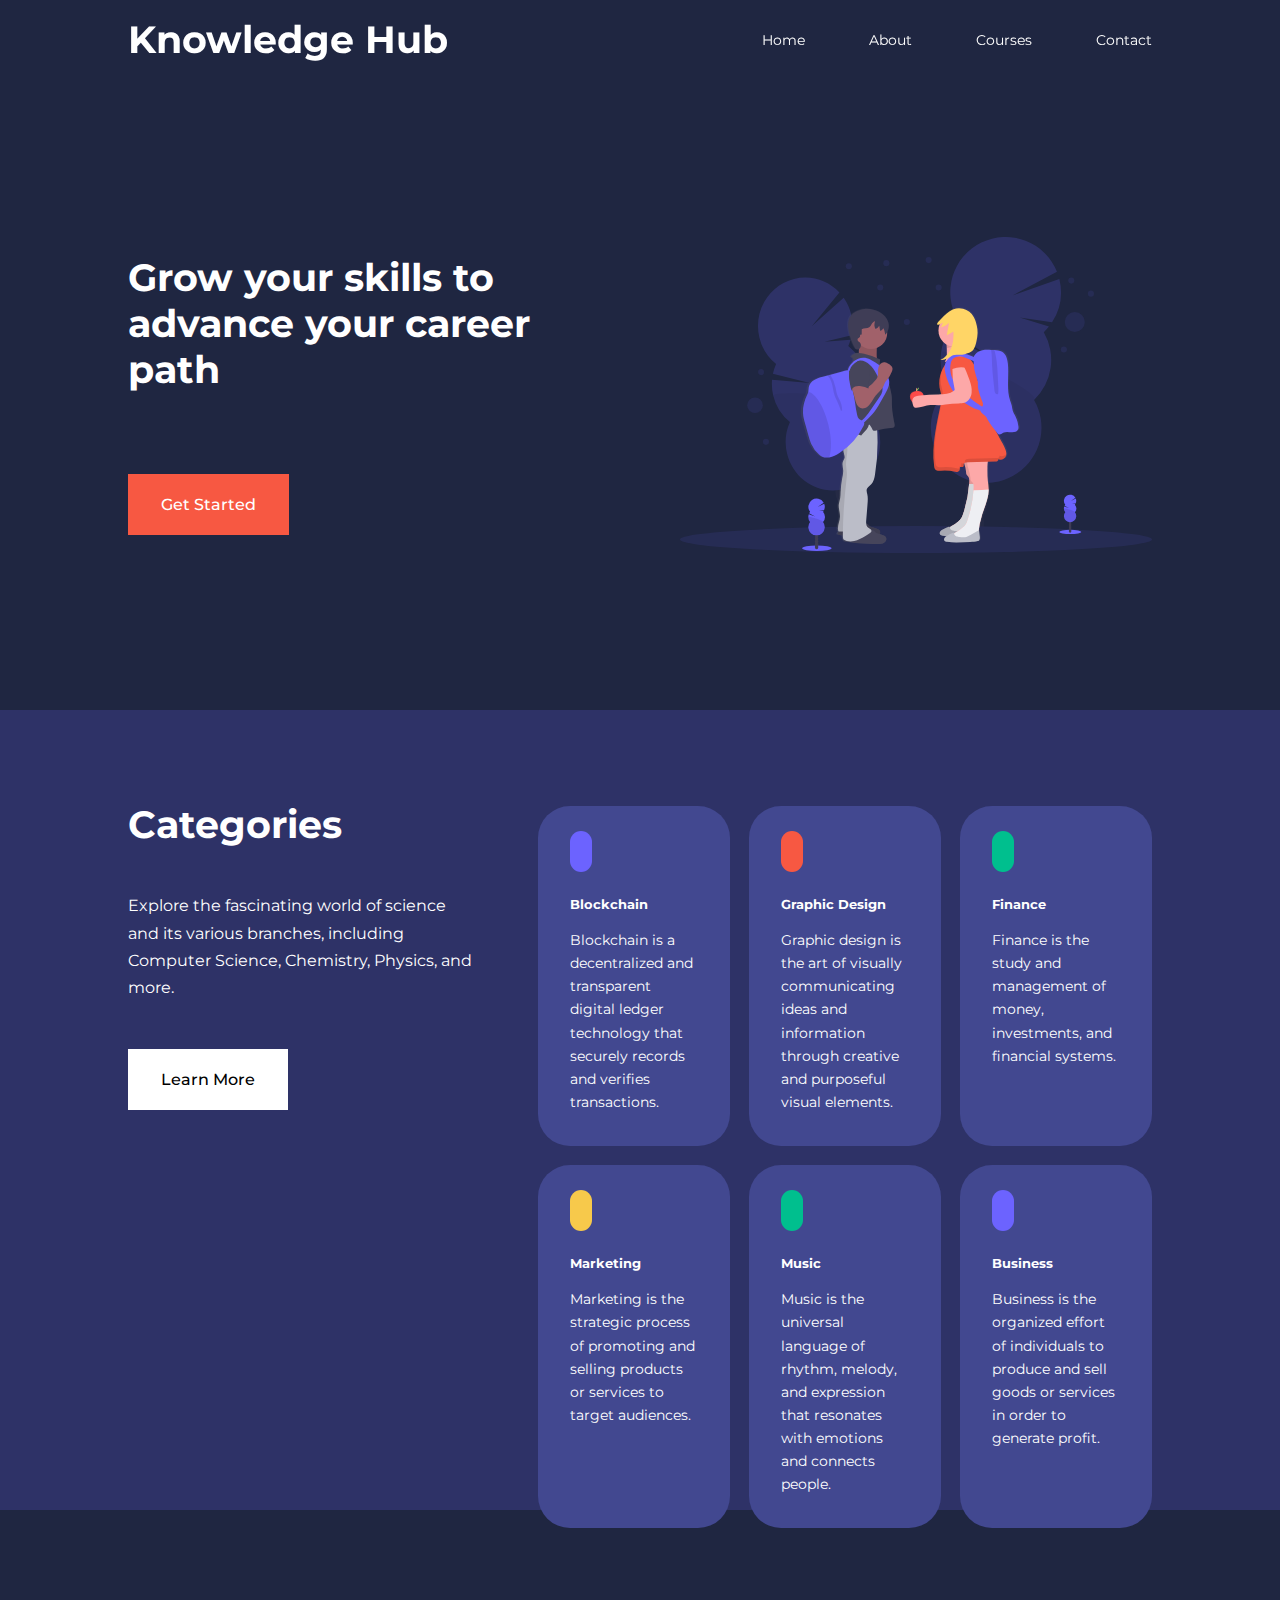
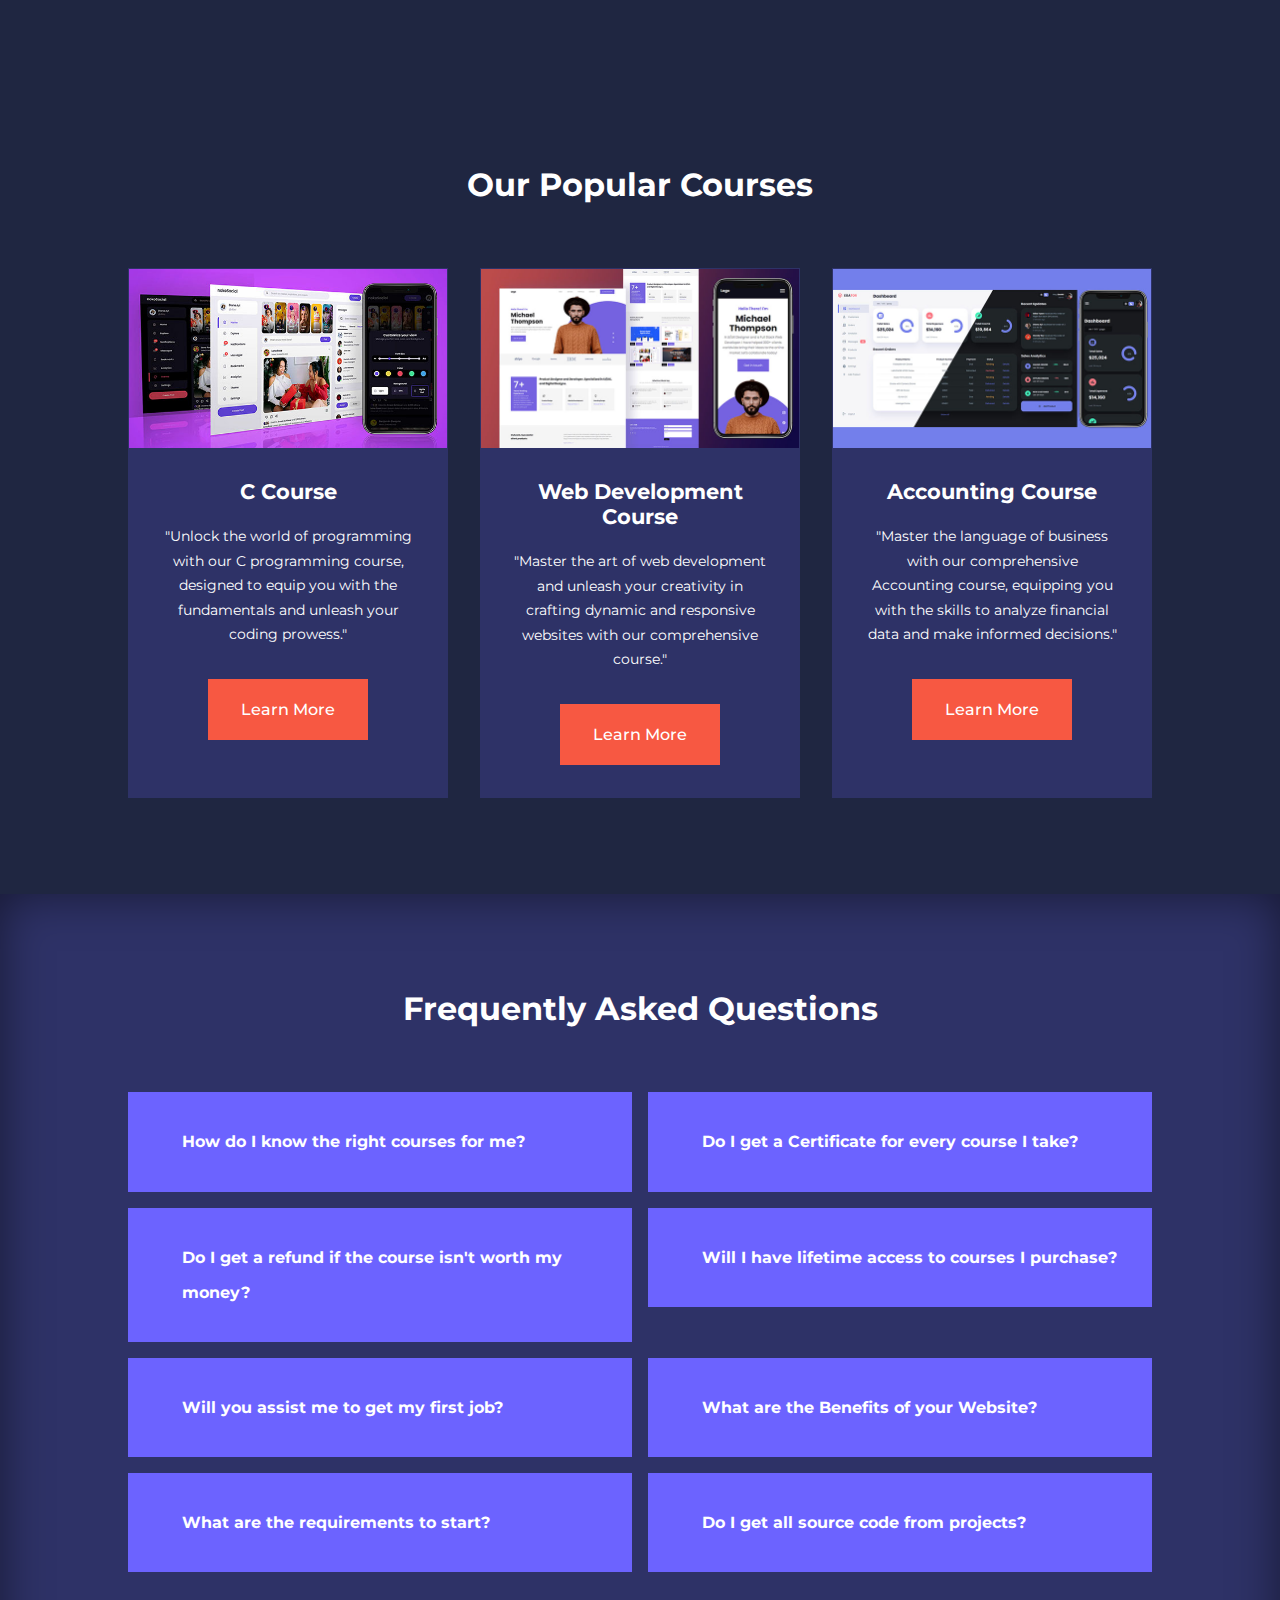
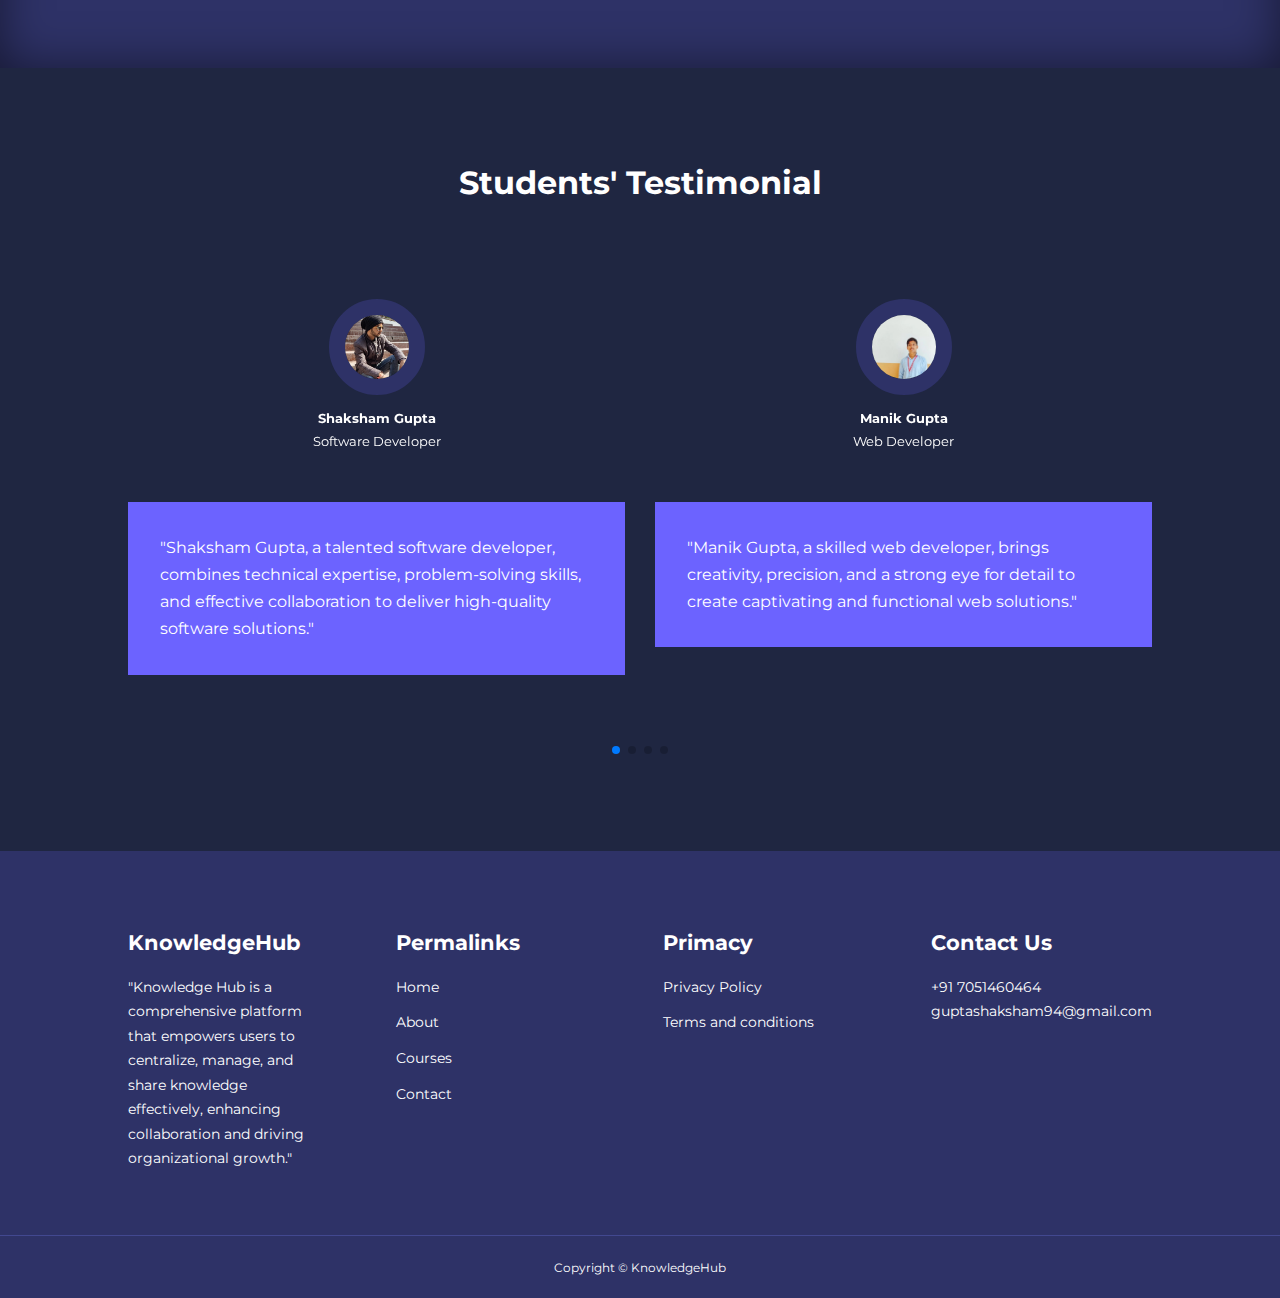
<file: MINI PROJECT WFT/index.html>
<!DOCTYPE html>
<html lang="en">
<head>
    <meta charset="UTF-8">
    <meta http-equiv="X-UA-Compatible" content="IE=edge">
    <meta name="viewport" content="width=device-width, initial-scale=1.0">
    <title>KnowledgeHub</title>
    <!-- ICONSCOUT CDN -->
    <link rel="stylesheet" href="https://unicons.iconscout.com/release/v2.1.6/css/unicons.css">
<!-- GOOG:E FONTS(MONTSERRAT) -->
<link rel="preconnect" href="https://fonts.googleapis.com">
<link rel="preconnect" href="https://fonts.gstatic.com" crossorigin>
<link href="https://fonts.googleapis.com/css2?family=Montserrat:wght@300;400;500;600;700;800;900&display=swap"
rel="stylesheet" >

    <!-- SWIPER Js -->
    <link rel="stylesheet" href="https://cdn.jsdelivr.net/npm/swiper@9/swiper-bundle.min.css"
  />
    <link rel="stylesheet" href="./css/style.css">
<!-- CHATBOT -->
<script>(function(w, d) { w.CollectId = "646f38a4d703c516f8f82861"; var h = d.head || d.getElementsByTagName("head")[0]; var s = d.createElement("script"); s.setAttribute("type", "text/javascript"); s.async=true; s.setAttribute("src", "https://collectcdn.com/launcher.js"); h.appendChild(s); })(window, document);</script>
    
    
</head>
<body>
    <nav>
        <div class="container nav_container">
            <a href="index.html"><h1>Knowledge Hub</h1></a>
            <ul class="nav_menu">
                <li><a href="index.html">Home</a></li>
                <li><a href="about.html">About</a></li>
                <li><a href="courses.html">Courses</a></li>
                <li><a href="contact.html">Contact</a></li>

            </ul>
            <button id="open-menu-btn"><i class="uil uil-bars"></i></button>
            <button id="close-menu-btn"><i class="uil uil-multiply"></i></button>
        </div>
    </nav>
    <!--============================ END OF NAVBAR=============================-->



        <header>
            <div class="container header_container">
                <div class="header_left">
                    <h1>Grow your skills to advance your career path</h1>
                  <br><br><br>

                    <a href="courses.html" class="btn btn-primary">Get
                    Started</a>
                </div>
                <div class="header_right">
                    <div class="header_right-image">
                        <img src="./images/header.svg" >
                    </div>
                </div>
            </div>
    
        </header>
<!--============================ END OF HEADER=============================-->


<section class="categories"> 
    <div class ="container categories_container">
        <div class ="categories_left">
          <h1>Categories</h1>
            <p>
                Explore the fascinating world of science and its various branches, including  Computer Science, Chemistry, Physics, and more.
            </p>
            <a href="courses.html"  class="btn">Learn More</a>

        </div>
        <div class ="categories_right">
            <article class ="category">
                <span class="category_icon"><i class="uil uil-bitcoin-circle"></i></span>
                <h5>Blockchain</h5>
                <p>Blockchain is a decentralized and transparent digital ledger technology that securely records and verifies transactions.</p>
            </article>

            <article class ="category">
                <span class="category_icon"><i class="uil uil-palette"></i></span>
                <h5>Graphic Design</h5>
                <p>Graphic design is the art of visually communicating ideas and information through creative and purposeful visual elements.</p>
            </article>

            <article class ="category">
                <span class="category_icon"><i class="uil uil-usd-circle"></i></span>
                <h5>Finance</h5>
                <p>Finance is the study and management of money, investments, and financial systems.</p>
            </article>


            <article class ="category">
                <span class="category_icon"><i class="uil uil-megaphone"></i></span>
                <h5>Marketing</h5>
                <p>Marketing is the strategic process of promoting and selling products or services to target audiences.</p>
            </article>

            <article class ="category">
                <span class="category_icon"><i class="uil uil-music"></i></span>
                <h5>Music</h5>
                <p>Music is the universal language of rhythm, melody, and expression that resonates with emotions and connects people.</p>
            </article>

            <article class ="category">
                <span class="category_icon"><i class="uil uil-puzzle-piece"></i></span>
                <h5>Business</h5>
                <p>Business is the organized effort of individuals to produce and sell goods or services in order to generate profit.</p>
            </article>

        </div>
    </div>
</section>

<!--==================== END OF CATEGORIES ====================-->



<section class="courses">

    <h2>Our Popular Courses</h2>
    <div class="container courses_container">
        <article class="course">
            <div class="course_image">
                <img src="./images/course1.jpg">
            </div>
            <div class="course_info">
            <h4>C Course</h4>
            <p>
                "Unlock the world of programming with our C programming course, designed to equip you with the fundamentals and unleash your 
                coding prowess."

            </p>
            <a href="https://www.youtube.com/watch?v=7Dh73z3icd8&list=PLu0W_9lII9aiXlHcLx-mDH1Qul38wD3aR" class="btn btn-primary">Learn More</a>
        </div>
        </article>

        <article class="course">
            <div class="course_image">
                <img src="./images/course2.jpg">
            </div>
            <div class="course_info">
            <h4> Web Development Course</h4>
            <p>
                "Master the art of web development and unleash your creativity in crafting dynamic and responsive websites with our comprehensive course."
            </p>
            <a href="https://www.youtube.com/watch?v=l1EssrLxt7E&list=PLfqMhTWNBTe3H6c9OGXb5_6wcc1Mca52n" class="btn btn-primary">Learn More</a>
        </div>
        </article>

        <article class="course">
            <div class="course_image">
                <img src="./images/course3.jpg">
            </div>
            <div class="course_info">
            <h4>Accounting Course</h4>
            <p>
                "Master the language of business with our comprehensive Accounting course, equipping you with the skills to analyze financial data and make informed decisions."
            </p>
            <a href="https://www.youtube.com/watch?v=ZkZ6Q67Q15E&list=PL301238C9BC6E0B83" class="btn btn-primary">Learn More</a>
        </div>
        </article>


    </div>

</section>
<!--==================== END OF COURSES ====================-->




<section class="faqs">
    <h2>Frequently Asked Questions</h2>
    <div class="container faqs_container">
        <article class="faq">
            <div class="faq_icon"> <i class="uil uil-plus"></i></div>
            <div class="question_answer">
                <h4>How do I know the right courses for me?</h4>
                <p>
                    Consider your interests, strengths, and long-term goals when choosing courses.
                </p>
            </div>

        </article>


        <article class="faq">
            <div class="faq_icon"> <i class="uil uil-plus"></i></div>
            <div class="question_answer">
                <h4>Do I get a Certificate for every course I take?</h4>
                <p>
                    Not necessarily, as it depends on the course and the institution offering it.
                </p>
            </div>

        </article>


        <article class="faq">
            <div class="faq_icon"> <i class="uil uil-plus"></i></div>
            <div class="question_answer">
                <h4>Do I get a refund if the course isn't worth my money?</h4>
                <p>
                    Refund policies vary depending on the institution and the terms and conditions of the course enrollment. It's advisable to check the refund policy before enrolling in a course.
                </p>
            </div>

        </article>


        <article class="faq">
            <div class="faq_icon"> <i class="uil uil-plus"></i></div>
            <div class="question_answer">
                <h4>Will I have lifetime access to courses I purchase?</h4>
                <p>
                    Lifetime access to purchased courses depends on the platform or institution providing the courses and their specific policies. It's recommended to review the terms and conditions or contact the provider to clarify the access duration.
                </p>
            </div>

        </article>




        <article class="faq">
            <div class="faq_icon"> <i class="uil uil-plus"></i></div>
            <div class="question_answer">
                <h4>Will you assist me to get my first job?</h4>
                <p>
                    I can provide guidance, tips, and general advice to help you in your job search and career development, but securing a job ultimately depends on your efforts, qualifications, and the job market conditions.
                </p>
            </div>

        </article>



        <article class="faq">
            <div class="faq_icon"> <i class="uil uil-plus"></i></div>
            <div class="question_answer">
                <h4>What are the Benefits of your Website?</h4>
                <p>
                    The benefits of a Knowledgehub website can include centralized knowledge management, organized and accessible information, enhanced collaboration among users, streamlined learning and training processes, improved knowledge sharing, and the ability to track and analyze knowledge usage and performance.
                </p>
            </div>

        </article>



        <article class="faq">
            <div class="faq_icon"> <i class="uil uil-plus"></i></div>
            <div class="question_answer">
                <h4>What are the requirements to start?</h4>
                <p>
                    To start using Knowledgehub on your website, you need a functioning website with the ability to integrate and display the Knowledgehub platform, along with any necessary technical requirements outlined by the Knowledgehub provider.
                </p>
            </div>

        </article>


        <article class="faq">
            <div class="faq_icon"> <i class="uil uil-plus"></i></div>
            <div class="question_answer">
                <h4>Do I get all source code from projects?</h4>
                <p>
                    
It depends on the project and its licensing terms; review the project's specific license to determine if the source code is available.
                </p>
            </div>

       
    </div>
</section>
<!--==================== END OF FAQs ====================-->


<section class="container testimonials_container mySwiper">
    <h2>Students' Testimonial</h2>
    <div class="swiper-wrapper">
        <article class="testimonial swiper-slide">

            <div class="avatar">
                <img src="./images/avatar1.jpg">
            </div>
            <div class="testimonial_info">
                <h5>Shaksham Gupta</h5>
                <small>Software Developer</small>
            </div>
            <div class="testimonial_body">
                <p>
                    "Shaksham Gupta, a talented software developer, combines technical expertise, problem-solving skills, and effective collaboration to deliver high-quality software solutions."
                </p>
            </div>

        </article>

        <article class="testimonial swiper-slide">

            <div class="avatar">
                <img src="./images/avatar2.jpg">
            </div>
            <div class="testimonial_info">
                <h5>Manik Gupta</h5>
                <small>Web Developer</small>
            </div>
            <div class="testimonial_body">
                <p>
                    "Manik Gupta, a skilled web developer, brings creativity, precision, and a strong eye for detail to create captivating and functional web solutions."
                </p>
            </div>

        </article>

        <article class="testimonial swiper-slide">

            <div class="avatar">
                <img src="./images/avatar3.jpg">
            </div>
            <div class="testimonial_info">
                <h5>Nipun Khajuria</h5>
                <small>Data Scientist</small>
            </div>
            <div class="testimonial_body">
                <p>
                    "Nipun Khajuria, a proficient Data Scientist, leverages advanced analytics and machine learning techniques to derive valuable insights and drive data-informed decision-making."
                </p>
            </div>

        </article>


        <article class="testimonial swiper-slide">

            <div class="avatar">
                <img src="./images/avatar4.jpg">
            </div>
            <div class="testimonial_info">
                <h5>Sunayan Dutta</h5>
                <small>Tester</small>
            </div>
            <div class="testimonial_body">
                <p>
                    "Sunayan Dutta, a meticulous tester, ensures software quality by employing comprehensive testing methodologies and attention to detail."
                </p>
            </div>

        </article>


        <article class="testimonial swiper-slide">

            <div class="avatar">
                <img src="./images/avatar5.jpg">
            </div>
            <div class="testimonial_info">
                <h5>Shaksham Gupta</h5>
                <small>HR Manager</small>
            </div>
            <div class="testimonial_body">
                <p>
                    "Shaksham Gupta, an accomplished HR manager, effectively aligns talent acquisition, employee development, and organizational goals to foster a thriving work environment."
                </p>
            </div>

        </article>

    </div>
    <div class="swiper-pagination"></div>
</section>

<!--==================== END OF TESTIMONIALS ====================-->




<footer class="footer">
    <div class="container footer_container">
        <div class="footer__1">
            <a href="index.html" class="footer_logo"><h4>KnowledgeHub</h4></a>
            <p>
                "Knowledge Hub is a comprehensive platform that empowers users to centralize, manage, and share knowledge effectively, enhancing collaboration and driving organizational growth."
            </p>
        </div>

        <div class="footer_2">
            <h4>Permalinks</h4>
            <ul class="permalinks">
                <li><a href="index.html">Home</a></li>
                <li><a href="about.html">About</a></li>
                <li><a href="courses.html">Courses</a></li>
                <li><a href="contact.html">Contact</a></li>
            </ul>
        </div>

        <div class="footer_3">
            <h4>Primacy</h4>
            <ul class="privacy">
                <li><a href="PrivacyPolicy.html">Privacy Policy</a></li>
                <li><a href="TermsandConditions.html">Terms and conditions</a></li>
                
                
            </ul>
        </div>

        <div class="footer__4">
            <h4>Contact Us</h4>
            <div>
                <p>+91 7051460464</p>
                <p>guptashaksham94@gmail.com</p>
            </div>
            <ul class="footer_socials">
               
                <li>
                    <a href="https://instagram.com/gshaksham94?igshid=MzRlODBiNWFlZA=="><i class="uil uil-instagram-alt"></i></a>
                </li>
                <li>
                    <a href="https://github.com/gshaksham"><i class="uil uil-github"> </i></a>
                </li>
                <li>
                    <a href="https://www.linkedin.com/in/shaksham-gupta-615301256"><i class="uil uil-linkedin-alt"></i></a>
                </li>
            </ul>
        </div>
    </div>

    <div class="footer_copyright">
        <small>Copyright &copy; KnowledgeHub</small>
    </div>

</footer>

<script src="https://cdn.jsdelivr.net/npm/swiper@9/swiper-bundle.min.js"></script>
<script src="./main.js"></script>

<script>
    var swiper = new Swiper(".mySwiper", {
      slidesPerView: 1,
      spaceBetween: 30,
      pagination: {
        el: ".swiper-pagination",
        clickable: true,
      },
      //when window width is >=600px
      breakpoints:{
        600: {
            slidesPerView: 2
        }
      }
    });
</script>

</body>
</html>
</file>
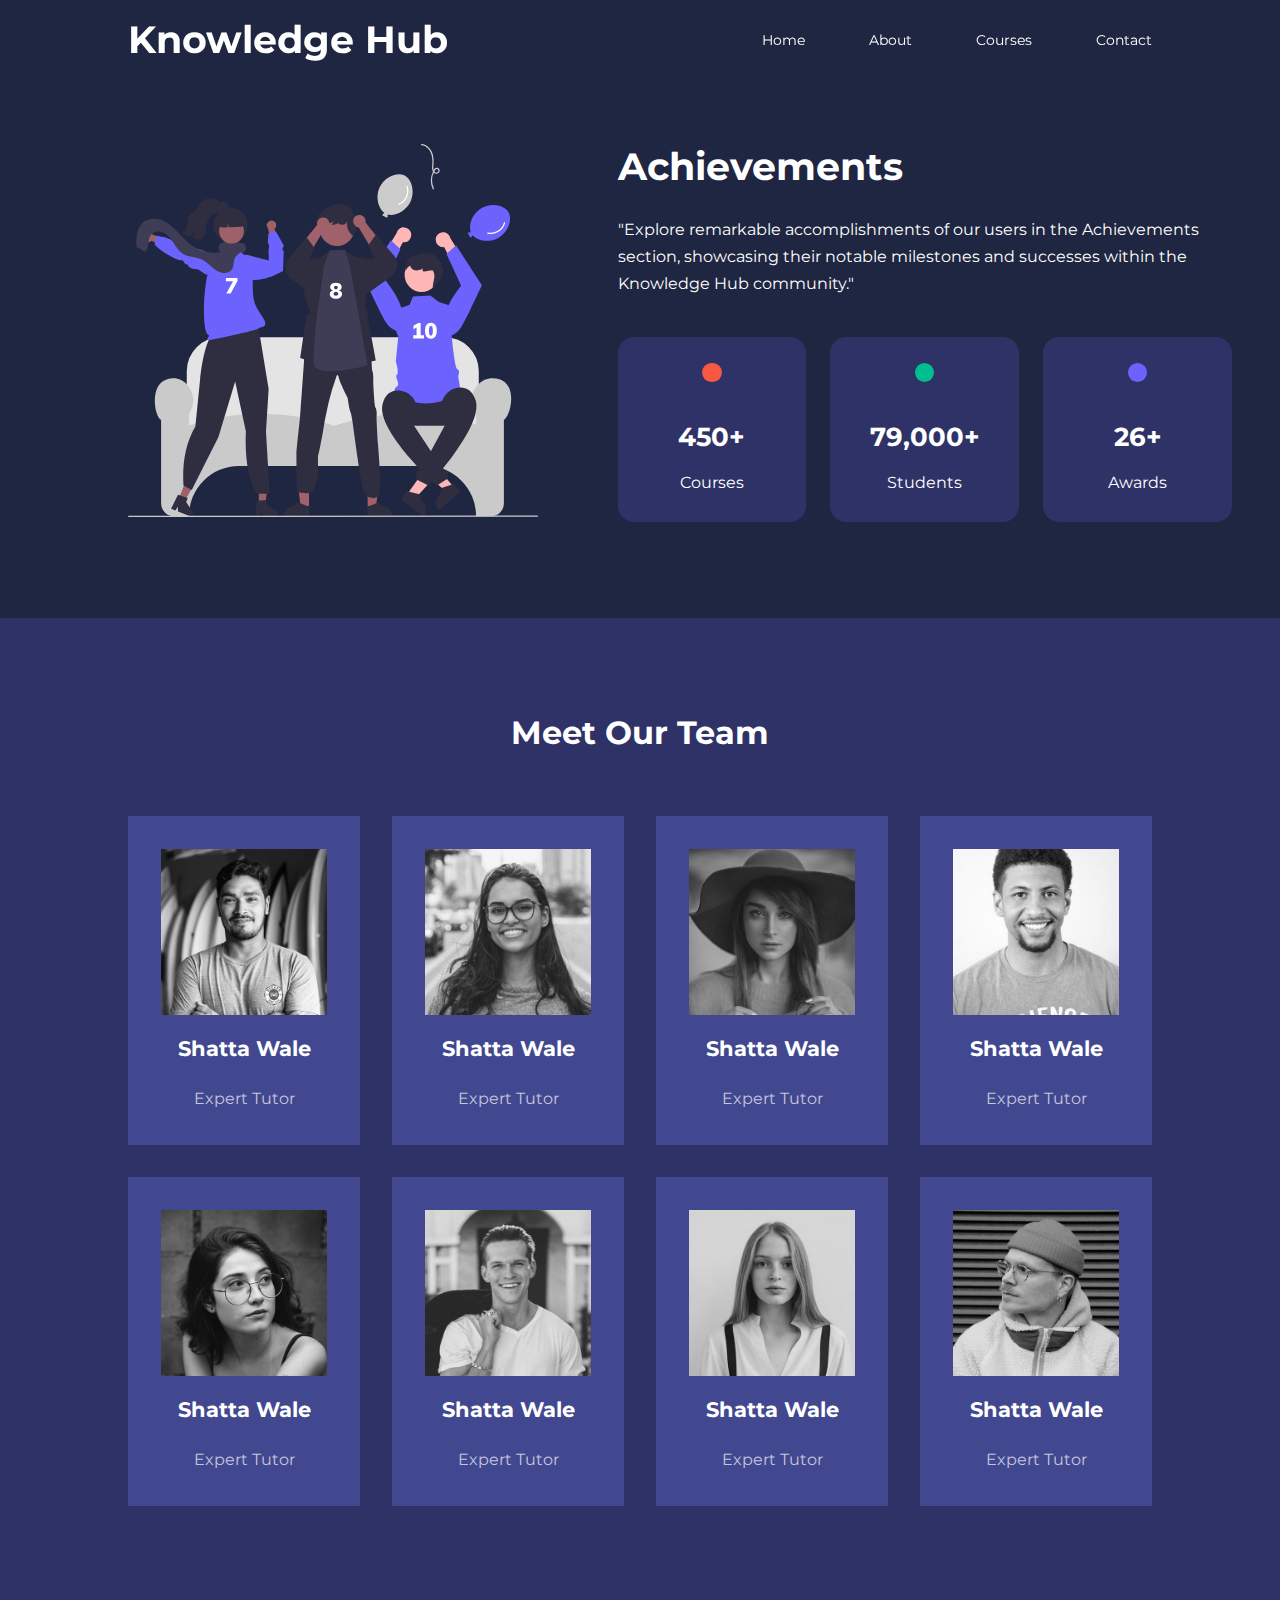
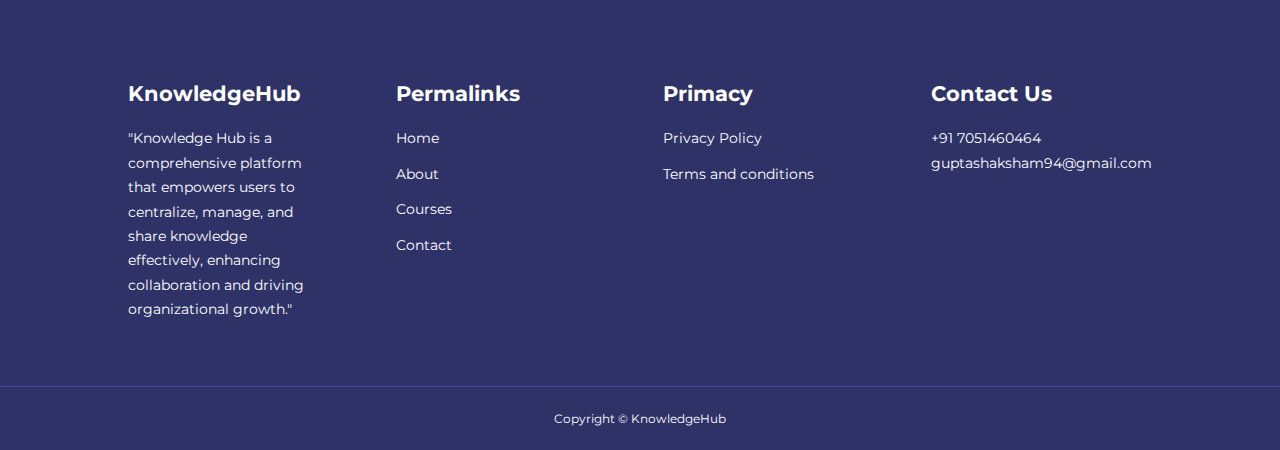
<file: MINI PROJECT WFT/about.html>
<!DOCTYPE html>
<html lang="en">
<head>
    <meta charset="UTF-8">
    <meta http-equiv="X-UA-Compatible" content="IE=edge">
    <meta name="viewport" content="width=device-width, initial-scale=1.0">
    <title>KnowledgeHub</title>
    <!-- ICONSCOUT CDN -->
    <link rel="stylesheet" href="https://unicons.iconscout.com/release/v2.1.6/css/unicons.css">
<!-- GOOG:E FONTS(MONTSERRAT) -->
<link rel="preconnect" href="https://fonts.googleapis.com">
<link rel="preconnect" href="https://fonts.gstatic.com" crossorigin>
<link href="https://fonts.googleapis.com/css2?family=Montserrat:wght@300;400;500;600;700;800;900&display=swap"
rel="stylesheet" >

    <link rel="stylesheet" href="./css/style.css">
    <link rel="stylesheet" href="./css/about.css">
</head>
<body>
    <nav>
        <div class="container nav_container">
            <a href="index.html"><h1>Knowledge Hub</h1></a>
            <ul class="nav_menu">
                <li><a href="index.html">Home</a></li>
                <li><a href="about.html">About</a></li>
                <li><a href="courses.html">Courses</a></li>
                <li><a href="contact.html">Contact</a></li>

            </ul>
            <button id="open-menu-btn"><i class="uil uil-bars"></i></button>
            <button id="close-menu-btn"><i class="uil uil-multiply"></i></button>
        </div>
    </nav>
    <!--============================ END OF NAVBAR=============================-->

   <section class="about_achievements">
    <div class="container about_achievements-container">
        <div class="about_achievements-left">
                <img src="./images/about achievements.svg">
        </div>
        <div class="about_achievements-right">
            <h1>Achievements</h1>
            <p>
                "Explore remarkable accomplishments of our users in the Achievements section, showcasing their notable milestones and successes within the Knowledge Hub community."
            </p>
            <div class="achievements_cards">
                <article class="achievement_card">
                    <span class="achievement_icon">
                        <i class="uil uil-video"></i>
                    </span>
                    <h3>450+</h3>
                    <p>Courses</p>
                </article>

                <article class="achievement_card">
                    <span class="achievement_icon">
                        <i class="uil uil-users-alt"></i>
                    </span>
                    <h3>79,000+</h3>
                    <p>Students</p>
                </article>

                <article class="achievement_card">
                    <span class="achievement_icon">
                        <i class="uil uil-trophy"></i>
                    </span>
                    <h3>26+</h3>
                    <p>Awards</p>
                </article>
            </div>
        </div>
    </div>
   </section>

 <!--============================ END OF ACHIEVEMENTS=============================-->

<section class="team">
    <h2>Meet Our Team</h2>
    <div class="container team_container">
        <article class="team_member">
            <div class="team_member-image">
                <img src="./images/tm1.jpg">
            </div>
            <div class="team_member-info">
                <h4>Shatta Wale</h4>
                <p>Expert Tutor</p>
            </div>
            <div class="team_member-socials">
                <a href="https://instagram.com" target="_blank"><i class="uil uil-instagram"></i></a>
                <a href="https://twitter.com" target="_blank"><i class="uil uil-twitter-alt"></i></a>
                <a href="https://linkedin.com" target="_blank"><i class="uil uil-linkedin-alt"></i></a>
            </div>
        </article>

    
        <article class="team_member">
            <div class="team_member-image">
                <img src="./images/tm2.jpg">
            </div>
            <div class="team_member-info">
                <h4>Shatta Wale</h4>
                <p>Expert Tutor</p>
            </div>
            <div class="team_member-socials">
                <a href="https://instagram.com" target="_blank"><i class="uil uil-instagram"></i></a>
                <a href="https://twitter.com" target="_blank"><i class="uil uil-twitter-alt"></i></a>
                <a href="https://linkedin.com" target="_blank"><i class="uil uil-linkedin-alt"></i></a>
            </div>
        </article>
        
    
        <article class="team_member">
            <div class="team_member-image">
                <img src="./images/tm3.jpg">
            </div>
            <div class="team_member-info">
                <h4>Shatta Wale</h4>
                <p>Expert Tutor</p>
            </div>
            <div class="team_member-socials">
                <a href="https://instagram.com" target="_blank"><i class="uil uil-instagram"></i></a>
                <a href="https://twitter.com" target="_blank"><i class="uil uil-twitter-alt"></i></a>
                <a href="https://linkedin.com" target="_blank"><i class="uil uil-linkedin-alt"></i></a>
            </div>
        </article>
        
  
        <article class="team_member">
            <div class="team_member-image">
                <img src="./images/tm4.jpg">
            </div>
            <div class="team_member-info">
                <h4>Shatta Wale</h4>
                <p>Expert Tutor</p>
            </div>
            <div class="team_member-socials">
                <a href="https://instagram.com" target="_blank"><i class="uil uil-instagram"></i></a>
                <a href="https://twitter.com" target="_blank"><i class="uil uil-twitter-alt"></i></a>
                <a href="https://linkedin.com" target="_blank"><i class="uil uil-linkedin-alt"></i></a>
            </div>
        </article>
        
    
        <article class="team_member">
            <div class="team_member-image">
                <img src="./images/tm5.jpg">
            </div>
            <div class="team_member-info">
                <h4>Shatta Wale</h4>
                <p>Expert Tutor</p>
            </div>
            <div class="team_member-socials">
                <a href="https://instagram.com" target="_blank"><i class="uil uil-instagram"></i></a>
                <a href="https://twitter.com" target="_blank"><i class="uil uil-twitter-alt"></i></a>
                <a href="https://linkedin.com" target="_blank"><i class="uil uil-linkedin-alt"></i></a>
            </div>
        </article>
    
    
        <article class="team_member">
            <div class="team_member-image">
                <img src="./images/tm6.jpg">
            </div>
            <div class="team_member-info">
                <h4>Shatta Wale</h4>
                <p>Expert Tutor</p>
            </div>
            <div class="team_member-socials">
                <a href="https://instagram.com" target="_blank"><i class="uil uil-instagram"></i></a>
                <a href="https://twitter.com" target="_blank"><i class="uil uil-twitter-alt"></i></a>
                <a href="https://linkedin.com" target="_blank"><i class="uil uil-linkedin-alt"></i></a>
            </div>
        </article>
        
    
        <article class="team_member">
            <div class="team_member-image">
                <img src="./images/tm7.jpg">
            </div>
            <div class="team_member-info">
                <h4>Shatta Wale</h4>
                <p>Expert Tutor</p>
            </div>
            <div class="team_member-socials">
                <a href="https://instagram.com" target="_blank"><i class="uil uil-instagram"></i></a>
                <a href="https://twitter.com" target="_blank"><i class="uil uil-twitter-alt"></i></a>
                <a href="https://linkedin.com" target="_blank"><i class="uil uil-linkedin-alt"></i></a>
            </div>
        </article>
        
    
        <article class="team_member">
            <div class="team_member-image">
                <img src="./images/tm8.jpg">
            </div>
            <div class="team_member-info">
                <h4>Shatta Wale</h4>
                <p>Expert Tutor</p>
            </div>
            <div class="team_member-socials">
                <a href="https://instagram.com" target="_blank"><i class="uil uil-instagram"></i></a>
                <a href="https://twitter.com" target="_blank"><i class="uil uil-twitter-alt"></i></a>
                <a href="https://linkedin.com" target="_blank"><i class="uil uil-linkedin-alt"></i></a>
            </div>
        </article>
    </div>
</section>
<!--============================ END OF TEAM=============================-->




    <footer class="footer">
        <div class="container footer_container">
            <div class="footer__1">
                <a href="index.html" class="footer_logo"><h4>KnowledgeHub</h4></a>
                <p>
                    "Knowledge Hub is a comprehensive platform that empowers users to centralize, manage, and share knowledge effectively, enhancing collaboration and driving organizational growth."
                </p>
            </div>
    
            <div class="footer_2">
                <h4>Permalinks</h4>
                <ul class="permalinks">
                    <li><a href="index.html">Home</a></li>
                    <li><a href="about.html">About</a></li>
                    <li><a href="courses.html">Courses</a></li>
                    <li><a href="contact.html">Contact</a></li>
                </ul>
            </div>
    
            <div class="footer_3">
                <h4>Primacy</h4>
                <ul class="privacy">
                    <li><a href="PrivacyPolicy.html">Privacy Policy</a></li>
                    <li><a href="TermsandConditions.html">Terms and conditions</a></li>
                    
                    
                </ul>
            </div>
    
            <div class="footer__4">
                <h4>Contact Us</h4>
                <div>
                    <p>+91 7051460464</p>
                    <p>guptashaksham94@gmail.com</p>
                </div>
                <ul class="footer_socials">
                   
                    <li>
                        <a href="https://instagram.com/gshaksham94?igshid=MzRlODBiNWFlZA=="><i class="uil uil-instagram-alt"></i></a>
                    </li>
                    <li>
                        <a href="https://github.com/gshaksham"><i class="uil uil-github"> </i></a>
                    </li>
                    <li>
                        <a href="https://www.linkedin.com/in/shaksham-gupta-615301256"><i class="uil uil-linkedin-alt"></i></a>
                    </li>
                </ul>
            </div>
        </div>
    
        <div class="footer_copyright">
            <small>Copyright &copy; KnowledgeHub</small>
        </div>
    
    </footer>
    
    <script src="./main.js"></script>

    </body>
    </html>
</file>
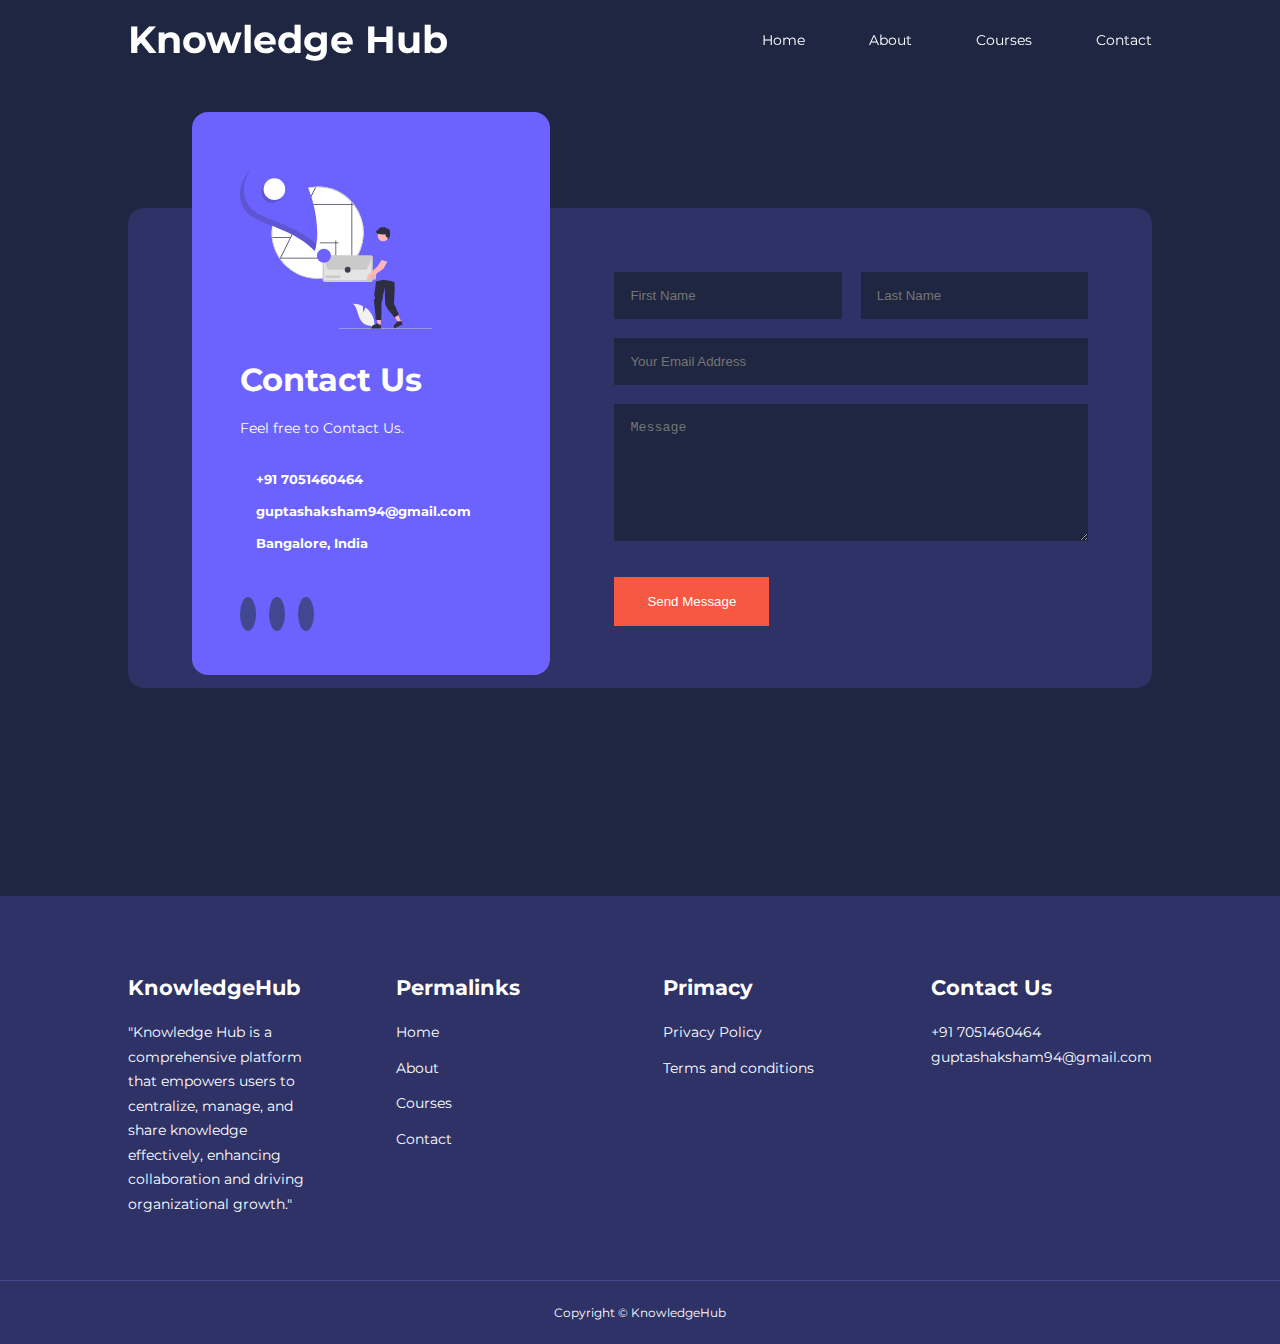
<file: MINI PROJECT WFT/contact.html>
<!DOCTYPE html>
<html lang="en">
<head>
    <meta charset="UTF-8">
    <meta http-equiv="X-UA-Compatible" content="IE=edge">
    <meta name="viewport" content="width=device-width, initial-scale=1.0">
    <title>KnowledgeHub</title>
    <!-- ICONSCOUT CDN -->
    <link rel="stylesheet" href="https://unicons.iconscout.com/release/v2.1.6/css/unicons.css">
<!-- GOOG:E FONTS(MONTSERRAT) -->
<link rel="preconnect" href="https://fonts.googleapis.com">
<link rel="preconnect" href="https://fonts.gstatic.com" crossorigin>
<link href="https://fonts.googleapis.com/css2?family=Montserrat:wght@300;400;500;600;700;800;900&display=swap"
rel="stylesheet" >

    <link rel="stylesheet" href="./css/style.css">
    <link rel="stylesheet" href="./css/contact.css">
</head>
<body>
    <nav>
        <div class="container nav_container">
            <a href="index.html"><h1>Knowledge Hub</h1></a>
            <ul class="nav_menu">
                <li><a href="index.html">Home</a></li>
                <li><a href="about.html">About</a></li>
                <li><a href="courses.html">Courses</a></li>
                <li><a href="contact.html">Contact</a></li>

            </ul>
            <button id="open-menu-btn"><i class="uil uil-bars"></i></button>
            <button id="close-menu-btn"><i class="uil uil-multiply"></i></button>
        </div>
    </nav>
    <!--============================ END OF NAVBAR=============================-->


    <section class="contact">
        <div class="container contact_container">
            <aside class="contact_aside">
                <div class="aside_image">
                    <img src="./images/contact.svg" >
                </div>
                <h2>Contact Us</h2>
                <p>
                   Feel free to Contact Us.
                </p>
                <ul class="contact_details">
                    <li>
                        <i class="uil uil-phone-times"></i>
                        <h5>+91 7051460464</h5>
                    </li>
                    <li>
                        <i class="uil uil-envelope"></i>
                        <h5>guptashaksham94@gmail.com</h5>
                    </li>
                    <li>
                        <i class="uil uil-location-point"></i>
                        <h5>Bangalore, India</h5>
                    </li>
                </ul>
                <ul class="contact_socials">
                    <li>
                        <a href="https://instagram.com/gshaksham94?igshid=MzRlODBiNWFlZA=="><i class="uil uil-instagram-alt"></i></a>
                    </li>
                    <li>
                        <a href="https://github.com/gshaksham"><i class="uil uil-github"> </i></a>
                    </li>
                    <li>
                        <a href="https://www.linkedin.com/in/shaksham-gupta-615301256"><i class="uil uil-linkedin-alt"></i></a>
                    </li>

                </ul>
            </aside>

            <form action="https://formspree.io/f/xqkooqww" method="POST" class="contact_form">
                <div class="form_name">
                    <input type="text" name="First Name" placeholder="First Name" required>
                    <input type="text" name="Last Name" placeholder="Last Name" required>
                </div>
                <input type="email" name="Email Address" placeholder="Your Email Address" required>
                <textarea name="Message" rows="7"  placeholder="Message" required></textarea>
                <button type="submit" class="btn btn-primary">Send Message</button>
            </form>
        </div> 
    </section>
















    <footer class="footer">
        <div class="container footer_container">
            <div class="footer__1">
                <a href="index.html" class="footer_logo"><h4>KnowledgeHub</h4></a>
                <p>
                    "Knowledge Hub is a comprehensive platform that empowers users to centralize, manage, and share knowledge effectively, enhancing collaboration and driving organizational growth."
                </p>
            </div>
    
            <div class="footer_2">
                <h4>Permalinks</h4>
                <ul class="permalinks">
                    <li><a href="index.html">Home</a></li>
                    <li><a href="about.html">About</a></li>
                    <li><a href="courses.html">Courses</a></li>
                    <li><a href="contact.html">Contact</a></li>
                </ul>
            </div>
    
            <div class="footer_3">
                <h4>Primacy</h4>
                <ul class="privacy">
                    <li><a href="PrivacyPolicy.html">Privacy Policy</a></li>
                    <li><a href="TermsandConditions.html">Terms and conditions</a></li>
                    
                </ul>
            </div>
    
            <div class="footer__4">
                <h4>Contact Us</h4>
                <div>
                    <p>+91 7051460464</p>
                    <p>guptashaksham94@gmail.com</p>
                </div>
                <ul class="footer_socials">
                    <li>
                        <a href="https://instagram.com/gshaksham94?igshid=MzRlODBiNWFlZA=="><i class="uil uil-instagram-alt"></i></a>
                    </li>
                    <li>
                        <a href="https://github.com/gshaksham"><i class="uil uil-github"> </i></a>
                    </li>
                    <li>
                        <a href="https://www.linkedin.com/in/shaksham-gupta-615301256"><i class="uil uil-linkedin-alt"></i></a>
                    </li>
                </ul>
            </div>
        </div>
    
        <div class="footer_copyright">
            <small>Copyright &copy; KnowledgeHub</small>
        </div>
    
    </footer>
    
    <script src="./main.js"></script>

    </body>
    </html>
</file>
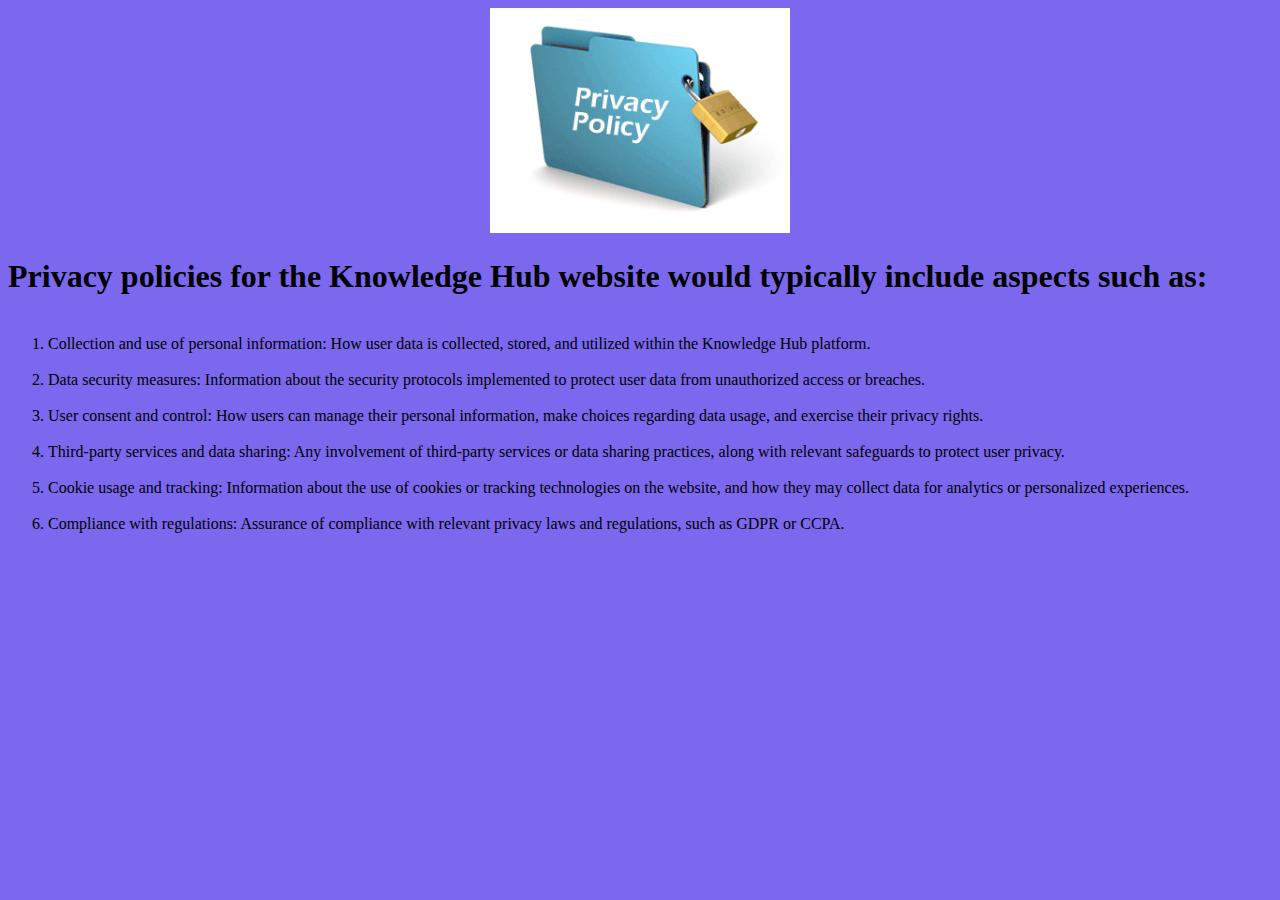
<file: MINI PROJECT WFT/PrivacyPolicy.html>
<!DOCTYPE html>
<html lang="en">
<head>
    <style>
        body{
            background-color: mediumslateblue;
        }
    </style>
    <meta charset="UTF-8">
    <meta http-equiv="X-UA-Compatible" content="IE=edge">
    <meta name="viewport" content="width=device-width, initial-scale=1.0">
    <title>Document</title>
</head>
<body>
    <div align="center" >
        <img src="images\privacy+policy.gif" alt="Terms and Condition"  width="300px"></div>
    <h1>Privacy policies for the Knowledge Hub website would typically include aspects such as:</h1>
    <p> <ol> 
       <br> <li> Collection and use of personal information: How user data is collected, stored, and utilized within the Knowledge Hub platform.
    </li>
    <br><li>
        Data security measures: Information about the security protocols implemented to protect user data from unauthorized access or breaches.
    </li>
    <br><li>
        User consent and control: How users can manage their personal information, make choices regarding data usage, and exercise their privacy rights.
    </li>
    <br><li>
        Third-party services and data sharing: Any involvement of third-party services or data sharing practices, along with relevant safeguards to protect user privacy.
    </li>
    <br><li>
        Cookie usage and tracking: Information about the use of cookies or tracking technologies on the website, and how they may collect data for analytics or personalized experiences.
    </li> 
    <br><li>
        Compliance with regulations: Assurance of compliance with relevant privacy laws and regulations, such as GDPR or CCPA.</p>
    </li> 
    <br>
    
    
</ol>

</body>
</html>
</file>
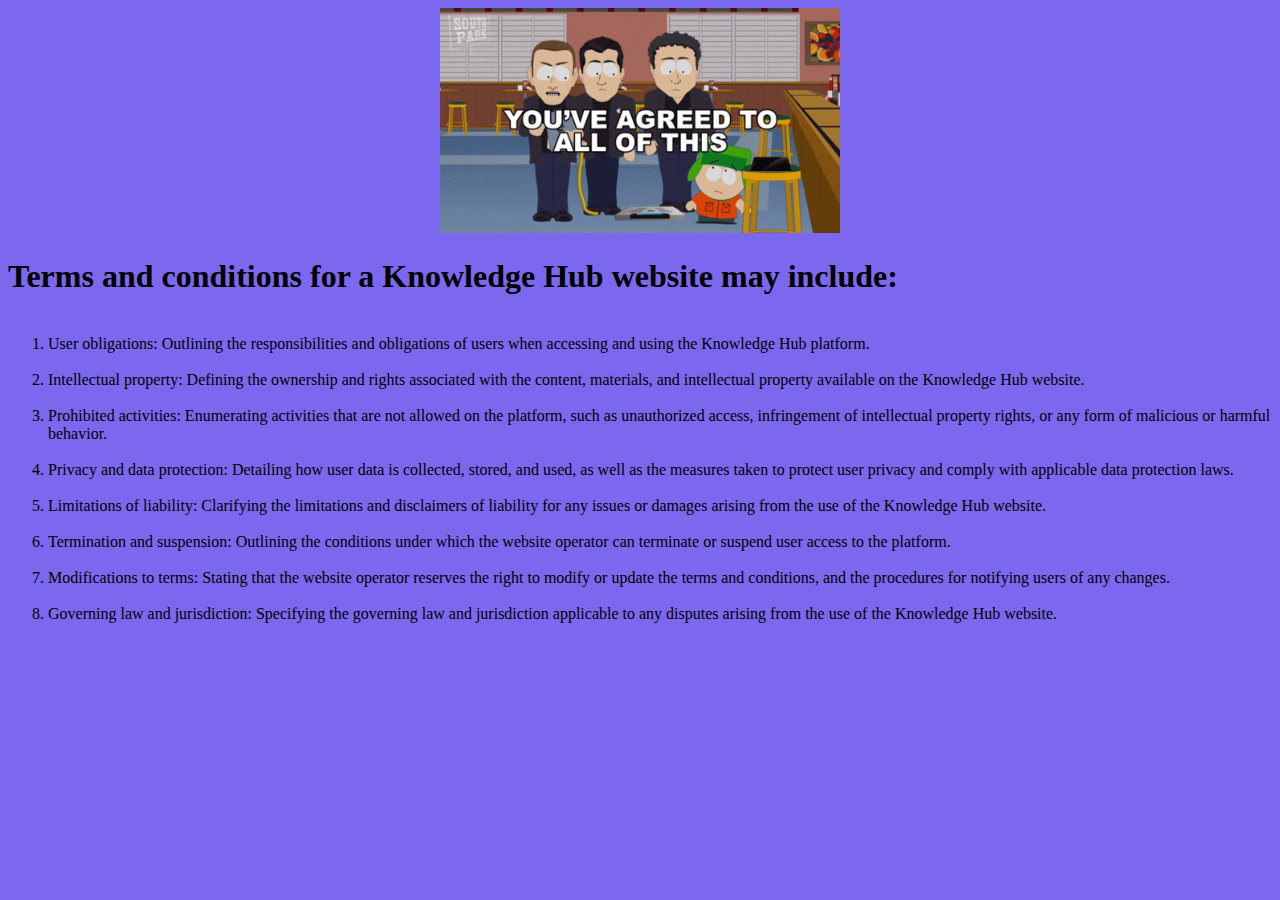
<file: MINI PROJECT WFT/TermsandConditions.html>
<!DOCTYPE html>
<html lang="en">
<head>
    <style>
        body{
            background-color: mediumslateblue;
        }
    </style>
    <meta charset="UTF-8">
    <meta http-equiv="X-UA-Compatible" content="IE=edge">
    <meta name="viewport" content="width=device-width, initial-scale=1.0">
    <title>Document</title>
</head>
<body>
    <div align="center" >
        <img src="images\terms_and_conditions.gif" alt="Terms and Condition"  width="400px"></div>
    <h1>Terms and conditions for a Knowledge Hub website may include:</h1>
    <p> <ol> 
       <br> <li> User obligations: Outlining the responsibilities and obligations of users when accessing and using the Knowledge Hub platform.
    </li>
    <br><li>
        Intellectual property: Defining the ownership and rights associated with the content, materials, and intellectual property available on the Knowledge Hub website.
    </li>
    <br><li>
        Prohibited activities: Enumerating activities that are not allowed on the platform, such as unauthorized access, infringement of intellectual property rights, or any form of malicious or harmful behavior.
    </li>
    <br><li>
        Privacy and data protection: Detailing how user data is collected, stored, and used, as well as the measures taken to protect user privacy and comply with applicable data protection laws.
    </li>
    <br><li>
        Limitations of liability: Clarifying the limitations and disclaimers of liability for any issues or damages arising from the use of the Knowledge Hub website.
    </li> 
    <br><li>
        Termination and suspension: Outlining the conditions under which the website operator can terminate or suspend user access to the platform.
    </li> 
   <br> <li>Modifications to terms: Stating that the website operator reserves the right to modify or update the terms and conditions, and the procedures for notifying users of any changes.</li>
   <br> <li>Governing law and jurisdiction: Specifying the governing law and jurisdiction applicable to any disputes arising from the use of the Knowledge Hub website.</li>
    <br>
    
    
</ol>

</body>
</html>
</file>
<file: MINI PROJECT WFT/css/style.css>
* {
    margin: 0;
    padding: 0;
    border: 0;
    outline: 0;
    text-decoration: none;
    list-style: none;
    box-sizing: border-box;

}
:root{
    --colour-primary: #6c63ff;
    --colour-success: #00bf8e;
    --colour-warning: #f7c94b;
    --colour-danger: #f75842;
    --colour-danger-variant: rgba(247, 88, 66, 0.4);
    --colour-white: #fff;
    --colour-light: rgba(255, 255, 255, 0.7);
    --colour-black: #000;
    --colour-bg: #1f2641;
    --colour-bg1: #2e3267;
    --colour-bg2: #424890;

    --container-width-lg: 80%;
    --container-width-md: 90%;
    --container-width-sm: 94%;
    --transition: all 400ms ease;

    
}
body{
    font-family: "Montserrat", sans-serif;
    line-height: 1.7;
    color: var(--colour-white);
    background: var(--colour-bg);


}
.container{
    width: var(--container-width-lg);
    margin: 0 auto;
}
section{
    padding: 6rem 0;
}
section h2{
    text-align: center;
    margin-bottom: 4rem;
}
h1,
h2,
h3,
h4,
h5{
    line-height: 1.2;
}
h1{
    font-size: 2.4rem;
}
h2{
    font-size: 2rem;
}
h3{
    font-size: 1.6rem;
}
h4{
    font-size: 1.3rem;
}
a{
    color: var(--colour-white);
}
img{
    width: 100%;
    display: block;
    object-fit: cover;
}
.btn{
    display: inline-block;
    background: var(--colour-white);
    color: var(--colour-black);
    padding: 1rem 2rem;
    border: 1px solid transparent;
    font-weight: 500;
    transition: var(--transition);
}
.btn:hover{
background: transparent;
color: var(--colour-white);
border-color: var(--colour-white);
}
.btn-primary{
    background: var(--colour-danger);
    color: var(--colour-white);
}
/* =========================================== NAVBAR ===================================*/
nav{
    background: transparent;
    width: 100vw;
    height: 5rem;
    position: fixed;
    top: 0;
    z-index: 11;

}
/* change navbar styles on scroll using javascript*/
.window-scroll{
    background-color: var(--colour-primary);
    box-shadow: 0 1rem 2rem rgba(0, 0, 0, 0.2);
}
.nav_container{
    height: 100%;
    display: flex;
    justify-content: space-between;
    align-items: center;
}
nav button{
    display: none;
}
.nav_menu{
    display: flex;
    align-items: center;
    gap: 4rem;
}
.nav_menu a{
    font-size: 0.9rem;
    transition:var(--transition);
}
.nav_menu a:hover{
color: var(--colour-bg2);
}
/* ======================================= HEADER ===========================================*/
header{
    position: relative;
    top: 5rem;
    overflow: hidden;
    height: 70vh;
    margin-bottom: 5rem;
}
.header_container{
    display: grid;
    grid-template-columns: 1fr 1fr;
    align-items: center;
    gap: 5rem;
    height: 100%;
}
.header_left p{
    margin: 1rem 0 2.4rem;
}

/* ====================================== CATEGORIES ====================================== */
.categories{
    background: var(--colour-bg1);
    height: 50rem;
    
}
.categories h1{
    line-height: 1;
    margin-bottom: 3rem;
}
.categories_container{
    display: grid;
    grid-template-columns: 40% 60%;
    
    
}
.categories_left{
    margin-right: 4rem;
}

.categories_left p{
    margin:1rem 0 3rem;
}
.categories_right{
    display: grid;
    grid-template-columns: repeat(3,1fr);
    gap: 1.2rem;
  
}

.category{
    background: var(--colour-bg2);
    padding: 2rem;
    border-radius: 2rem;
    transition: var(--transition);
}
.category:hover{
    box-shadow: 0 3rem 3rem rgba(0, 0, 0, 0.3);
    z-index: 1;
}

.category:nth-child(2) .category_icon{

    background: var(--colour-danger);
}
.category_icon{
    background: var(--colour-primary);
    padding: 0.7rem;
    border-radius: 0.9rem;
}
.category h5{
    margin: 2rem, 0, 1rem;

}
.category p{
    font-size: 0.85rem;
}
.category{
    background: var(--colour-bg2);
    padding: 2rem;
    border-radius: 2rem;
    transition: var(--transition);
}
.category:hover{
    box-shadow: 0 3rem 3rem rgba(0, 0, 0, 0.3);
    z-index: 1;
}
.category:nth-child(2) .category_icon{

    background: var(--colour-danger);
}
.category:nth-child(3) .category_icon{

    background: var(--colour-success);
}
.category:nth-child(4) .category_icon{

    background: var(--colour-warning);
}
.category:nth-child(5) .category_icon{

    background: var(--colour-success);
}
.category_icon{
    background: var(--colour-primary);
    padding: 0.7rem;
    border-radius: 0.9rem;
}
.category h5{
    margin: 2rem 0 1rem;

}
.category p{
    font-size: 0.85rem;
}

/* ==================================== POPULAR COURSES ====================================*/

.courses{
    margin-top: 10rem;
}
.courses_container{
    display: grid;
    grid-template-columns: repeat(3, 1fr);
    gap: 2rem;
}
.course{
    background: var(--colour-bg1);
    text-align: center;
    border: 1px solid transparent;
    transition: var(--transition);
}
.course:hover{
    background: transparent;
    border-color: var(--colour-primary);

}
.course_info{
    padding: 2rem;
}
.course_info p {
margin: 1.2rem 0 2rem;
font-size: 0.9rem;
}
/* ========================================= FAQs ========================================*/

.faqs{
    background: var(--colour-bg1);
    box-shadow: inset 0 0 3rem rgba(0, 0, 0, 0.5);
}
.faqs_container{
    display: grid;
    grid-template-columns: 1fr 1fr;
    gap: 1rem;
}
.faq {
    padding: 2rem;
    display: flex;
    align-items: center;
    gap: 1.4rem;
    height: fit-content;
    background: var(--colour-primary);
    cursor: pointer;
}
.faq h4{
    font-size: 1rem;
    line-height: 2.2;
}
.faq_icon{
    align-self: flex-start;
    font-size: 1.2rem;
}
.faq p{
    margin-top: 0.8rem;
    display: none;
}
.faq.open p{
    display: block;
}

/* ======================================= TESTIMONIALS =========================================*/

.testimonials_container{
    overflow-x: hidden;
    position: relative;
    margin-bottom: 5rem;
}
.testimonial {
    padding-top: 2rem;
}
.avatar{
    width: 6rem;
    height: 6rem;
    border-radius: 50%;
    overflow: hidden;
    margin: 0 auto 1rem;
    border: 1rem solid var(--colour-bg1);
}
.testimonial_info{
    text-align: center;
}
.testimonial_body{
    background: var(--colour-primary);
    padding: 2rem;
    margin-top: 3rem;
    position: relative;
}
.testimonial__body::before{
    content: "";
    display: block;
    background: linear-gradient(
        135deg,
        transparent,
        var(--colour-primary),
        var(--colour-primary),
        var(--colour-primary)
    );
    width: 3rem;
    height: 3rem;
    position: absolute;
    left: 50%;
    top: -1.5rem;
    transform: rotate(45deg);

}


/* ========================================= FOOTER ===============================================*/

footer{
    background: var(--colour-bg1);
    padding-top: 5rem;
    font-size: 0.9rem;
}
.footer_container{
    display: grid;
    grid-template-columns: repeat(4,1fr);
    gap: 5rem;
}
.footer_container > div h4{
    margin-bottom: 1.2rem;
}
.footer_1 p{
    margin: 0 0 2rem;
}
footer ul li{
    margin-bottom: 0.7rem;
}
footer ul li a:hover{
    text-decoration: underline;
} 
.footer_socials{
    display: flex;
    gap: 1rem;
    font-size: 1.2rem;
    margin-top: 2rem;


}
.footer_copyright{
    text-align: center;
    margin-top: 4rem;
    padding: 1.2rem 0;
    border-top: 1px solid var(--colour-bg2);
}

/* ====================================== MEDIA QUERIES (TABLETS) ======================================*/

 @media screen and (max-width: 1024px){
    .container {
        width: var(--container-width-md);
    }

    h1{
        font-size: 2.2rem;
    }
    h2{
        font-size: 1.7rem;
    }
    h3{
        font-size: 1.4rem;
    }
    h4{
        font-size: 1.2rem;
    }
    /* =====================================NAVBAR=========================================*/
 nav button{
    display: inline-block;
    background: transparent;
    font-size: 1.8rem;
    color: var(--colour-white);
    cursor: pointer;
}
nav button#close-menu-btn{
    display: none;
}
.nav_menu{
    position: fixed;
    top: 5rem;
    right: 5%;
    height: fit-content;
    width: 18rem;
    flex-direction: column;
    gap: 0;
    display: none;
}
.nav_menu li{
    width: 100%;
    height: 5.8rem;
    animation: animateNavItems 400ms linear forwards;
    transform-origin: top right;
    opacity: 0;
}
.nav_menu li:nth-child(2)
{
    animation-delay: 200ms;
}
.nav_menu li:nth-child(3)
{
    animation-delay: 400ms;
}
.nav_menu li:nth-child(4)
{
    animation-delay: 600ms;
}

@keyframes animateNavItems {
    0%{
transform: rotateZ(-90deg) rotateX(90deg) scale(0.1);
    }
    100%{
transform: rotateZ(0) rotateX(0) scale(1);
opacity: 1;
    }
}


.nav_menu li a{
    background: var(--colour-primary);
    box-shadow: -4rem 6rem 10rem rgba(0, 0, 0, 0.6);
    width: 100%;
    height: 100%;
    display: grid;
    place-items: center;
}
.nav_menu li a:hover {
    background: var(--colour-bg2);
    color: var(--colour-white);
}  

 /* =====================================HEADER=========================================*/

    header{
    height: 62vh;
    margin-bottom: 4rem;
}
.header_container{
    gap: 0;
    padding-bottom: 3rem;
}  
  
 /* =====================================CATEGORIES=========================================*/


  .categories{
    height: auto;

 }
 .categories_container{
    grid-template-columns: 1fr;
    gap: 3rem;
 }  
 .categories_left{
    margin-right: 0;
 }

 /* =====================================POPULAR COURSES=========================================*/
 .courses{
    margin-top: 0;
 }
 .courses_container{
    grid-template-columns: 1fr 1fr;
 }

 /* =====================================FAQs=========================================*/
 .faqs_container{
    grid-template-columns: 1fr;
 }
 .faq{
    padding: 1.5rem;
 }
 /* =====================================FOOTER=========================================*/
 .footer_container{
    grid-template-columns: 1fr 1fr;
 }
 }

 /* =====================================MEDIA QUERIES (PHONES)=========================================*/
 @media screen and (max-width: 600px){
    .container{
        width: var(--container-width-sm);
    }
    /* =====================================NAVBAR=========================================*/
    .nav_menu{
        right: 3%;
    }
    /* =====================================HEADER=========================================*/
    header{
        height: 100vh;
    }
    .header_container{
        grid-template-columns: 1fr;
        text-align: center;
        margin-top: 0;
    }

.header_left p {
    margin-bottom: 1.3rem;
}

/* =====================================CATEGORIES=========================================*/
.categories_right{
    grid-template-columns: 1fr 1fr;
    gap: 0.7rem;

}
.category{
    padding: 1rem;
    border-radius: 1rem;
}
.category_icon{
    margin-top: 4px;
    display: inline-block;
}
/* =====================================POPULAR COURSES=========================================*/
.courses_container{
    grid-template-columns: 1fr;
}
/* =====================================TESTIMONIALS=========================================*/
.testimonial_body{
    padding: 1.2rem;
}
/* =====================================FOOTER=========================================*/
.footer_container{
    grid-template-columns: 1fr;
    text-align: center;
    gap: 2rem;
}
.footer_1 p{
    margin: 1rem auto;
}
.footer_socials{
    justify-content: center;
}
 }
</file>
<file: MINI PROJECT WFT/css/about.css>
/*=========================================ACHIEVEMENTS=======================================*/
.about_achievements{
    margin-top: 3rem;
}
.about_achievements-container{
    display: grid;
    grid-template-columns: 40% 60%;
    gap: 5rem;
}
.about_achievements-right > p{
    margin: 1.6rem 0 2.5rem;
}
.achievements_cards{
    display: grid;
    grid-template-columns: repeat(3,1fr);
    gap: 1.5rem;
}
.achievement_card { 
    background: var(--colour-bg1);
    padding: 1.6rem;
    border-radius: 1rem;
    text-align: center;
    transition: var(--transition);
}
.achievement_card:hover{
background: var(--colour-bg2);
box-shadow: 0 3rem 3rem rgba(0, 0, 0, 0.3);
}
.achievement_icon{
    background: var(--colour-danger);
    padding: 0.6rem;
    border-radius: 1rem;
    display: inline-block;
    margin-bottom: 2rem;
    font-size: 2rem;
}
.achievement_card:nth-child(2) .achievement_icon{
    background: var(--colour-success);
}
.achievement_card:nth-child(3) .achievement_icon{
    background: var(--colour-primary);
}
.achievement_card p{
    margin-top: 1rem;
}
/*=========================================TEAM=======================================*/
.team {
    background: var(--colour-bg1);
    box-shadow: insert 0 0 3rem rgba(0, 0, 0, 0.5);
}
.team_container{
    display: grid;
    grid-template-columns: repeat(4,1fr);
    gap: 2rem;
}
.team_member{
    background: var(--colour-bg2);
    padding: 2rem;
    border: 1px solid transparent;
    transition: var(--transition);
    position: relative;
    overflow: hidden;
}
 .team_member:hover{
    background: transparent;
    border-color: var(--colour-primary);
}
.team_member-image img{
    filter: saturate(0);
}
.team_member:hover img{
    filter: saturate(1);
}
.team_member-info *{
    text-align: center;
    margin-top: 1.4rem; 
}
.team_member-info p{
    color: var(--colour-light);
}
.team_member-socials{
    position: absolute;
    top: 50%;
    transform: translateY(-50%);
    right: -100%;
    display: flex;
    flex-direction: column;
    background: var(--colour-primary);
    border-radius: 1rem 0 0 1rem;
    box-shadow: -2rem 0 2rem rgba(0, 0, 0, 0.3);
    transition: var(--transition);
}
.team_member:hover .team_member-socials{
    right: 0;
}
.team_member-socials a{
    padding: 1rem;
}

/* ====================================== MEDIA QUERIES (TABLETS) ======================================*/
@media screen and (max-width: 1024px) {
    .about_achievements{
        margin-top: 2rem;
    }
    .about_achievements-container{
        grid-template-columns: 1fr;
        gap: 4rem;

    }
    .about_achievements-left{
        width: 80%;
        margin: 0 auto;
    }
    .team_container{
        grid-template-columns: repeat(3,1fr);
        gap: 1.5rem;
    }
    .team_member{
        padding: 1rem;
    }

}
/* ====================================== MEDIA QUERIES (PHONES) ======================================*/
@media screen and (max-width: 600px){
    .achievements_cards{
        grid-template-columns: 1fr 1fr;
        gap: 0.7rem;
    }
    .team_container{
        grid-template-columns: 1fr 1fr;
        gap: 0.7rem;
    }
    .team_member{
        padding: 0;
    }
    .team_member p{
        margin-bottom: 1.5rem;
    }
}
</file>
<file: MINI PROJECT WFT/css/contact.css>
.contact_container{
    background: var(--colour-bg1);
    padding: 4rem;
    display: grid;
    grid-template-columns: 40% 60%;
    gap: 4rem;
    height: 30rem;
    margin: 7rem auto;
    border-radius: 1rem;
}
/* ====================================ASIDE===================================== */
.contact_aside{
    background: var(--colour-primary);
    padding: 3rem;
    border-radius: 1rem;
    position: relative;
    bottom: 10rem;
}
.aside_image{
    width: 12rem;
    margin-bottom: 2rem;
}
.contact_aside h2{
    text-align: left;
    margin-bottom: 1rem;
}

.contact_aside p{
    font-size: 0.9rem;
    margin-bottom: 2rem;
}

.contact_details li{
display: flex;
gap: 1rem;
align-items: center;
margin-bottom: 1rem;
}
.contact_socials{
display: flex;
gap: 0.8rem;
margin-top: 3rem;
}
.contact_socials a{
    background: var(--colour-bg2);
    padding: 0.5rem;
    border-radius: 50%;
    font-size: 0.9rem;
    transition: var(--transition);
}
.contact_socials a:hover{
    background: transparent;
}

/* ================================= FORM =============================== */

.contact_form{
    display: flex;
    flex-direction: column;
    gap: 1.2rem;
    margin-right: 4rem;
}
.form_name{
    display: flex;
    gap: 1.2rem;
}
.contact_form input[type="text"]{
    width: 50%;

}
input, textarea {
    width: 100%;
    padding: 1rem;
    background: var(--colour-bg);
    color: var(--colour-white);
}
.contact_form .btn{
    width: max-content;
    margin-top: 1rem;
    cursor: pointer;
}

/* ====================================== MEDIA QUERIES (TABLETS) ======================================*/
@media screen and (max-width: 1024px) {
    .contact {
        padding-bottom: 0;
    }
    .contact_container{
        gap: 1.5rem;
        margin-top: 3rem;
        height: auto;
        padding: 1.5rem;
    }
    .contact_aside{
        width: auto;
        padding: 1.5rem;
        bottom: 0;
    }
    .contact_form{
        align-self: center;
        margin-right: 1.5rem;
    }
}

/* ====================================== MEDIA QUERIES (PHONES) ======================================*/
@media screen and (max-width: 600px) {
    .contact_container{
        grid-template-columns: 1fr;
        gap: 3rem;
        margin-top: 0;
        padding: 0;
    }
    .contact_form{
        margin: 0 1.5rem 3rem;
    }
    .form_name {
        flex-direction: column;
    }
    .form_name input[type="text"] {
        width: 100%;

    }
}
</file>
